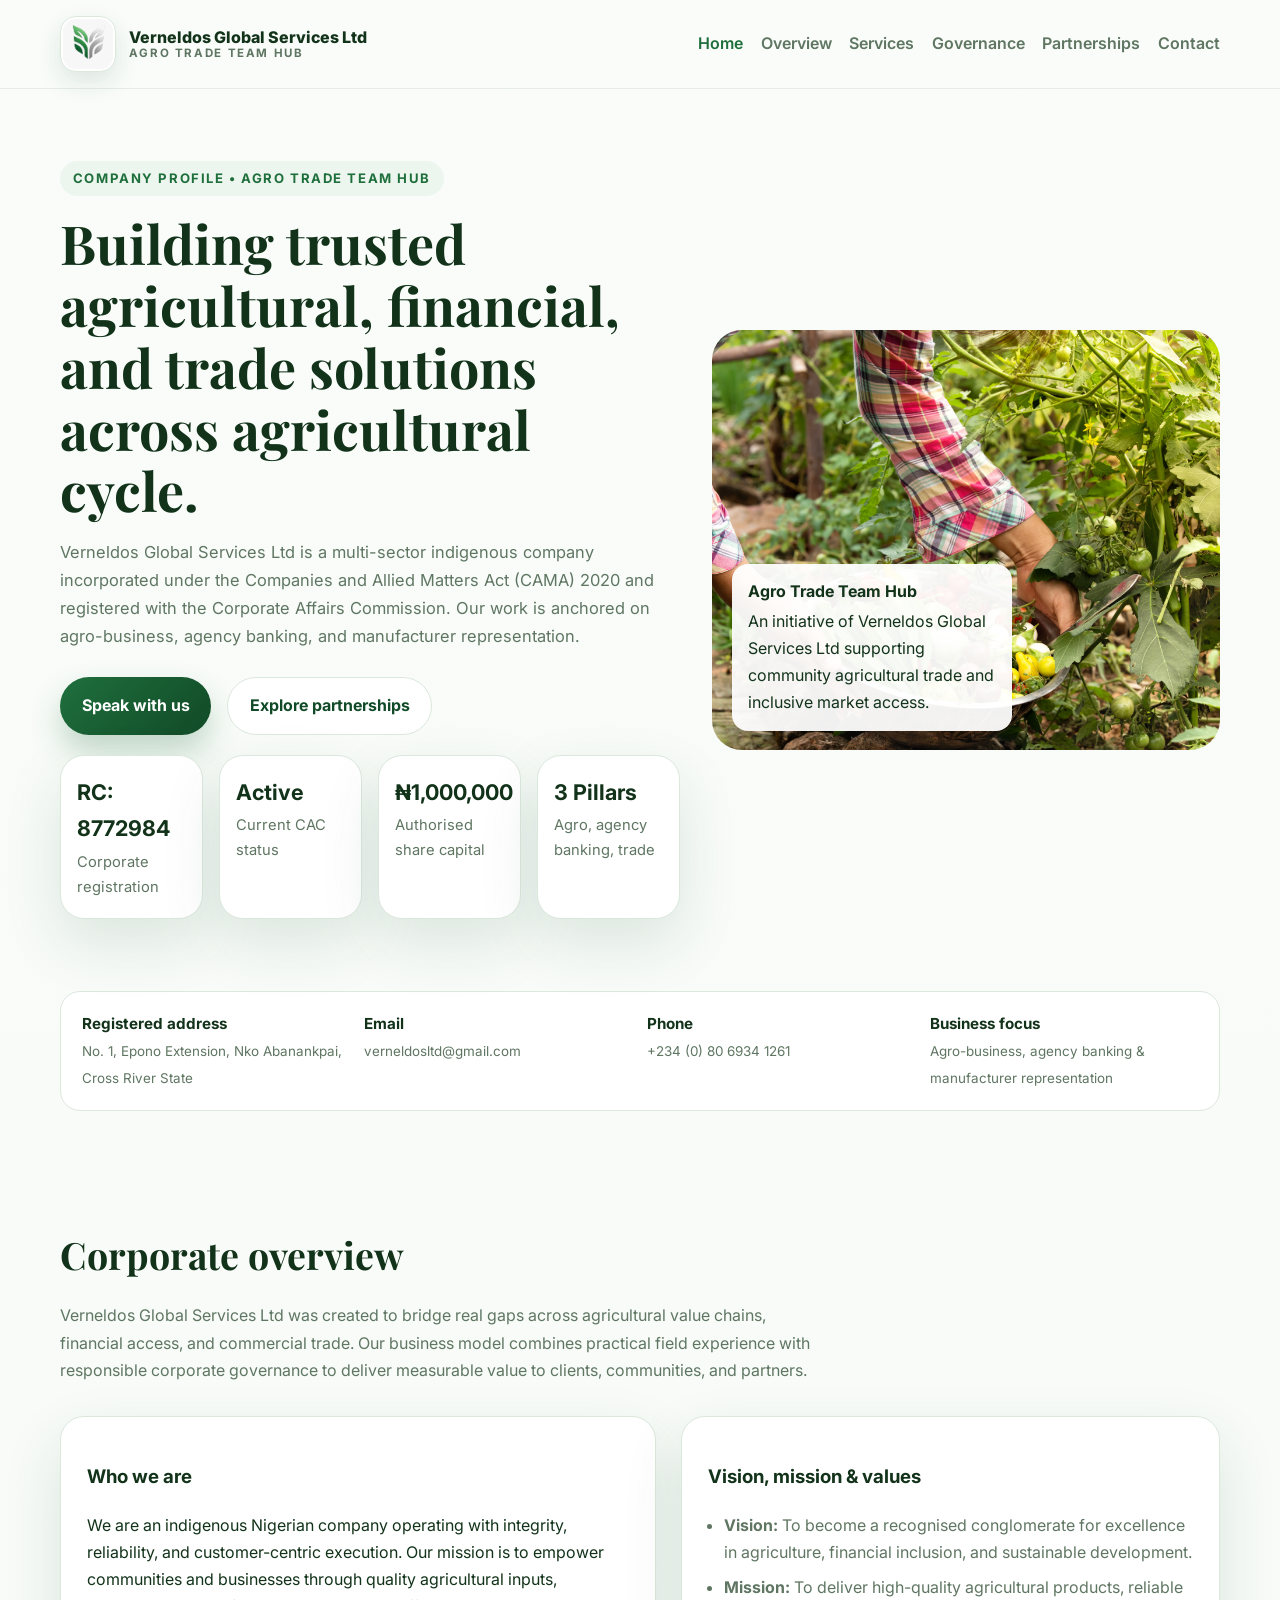
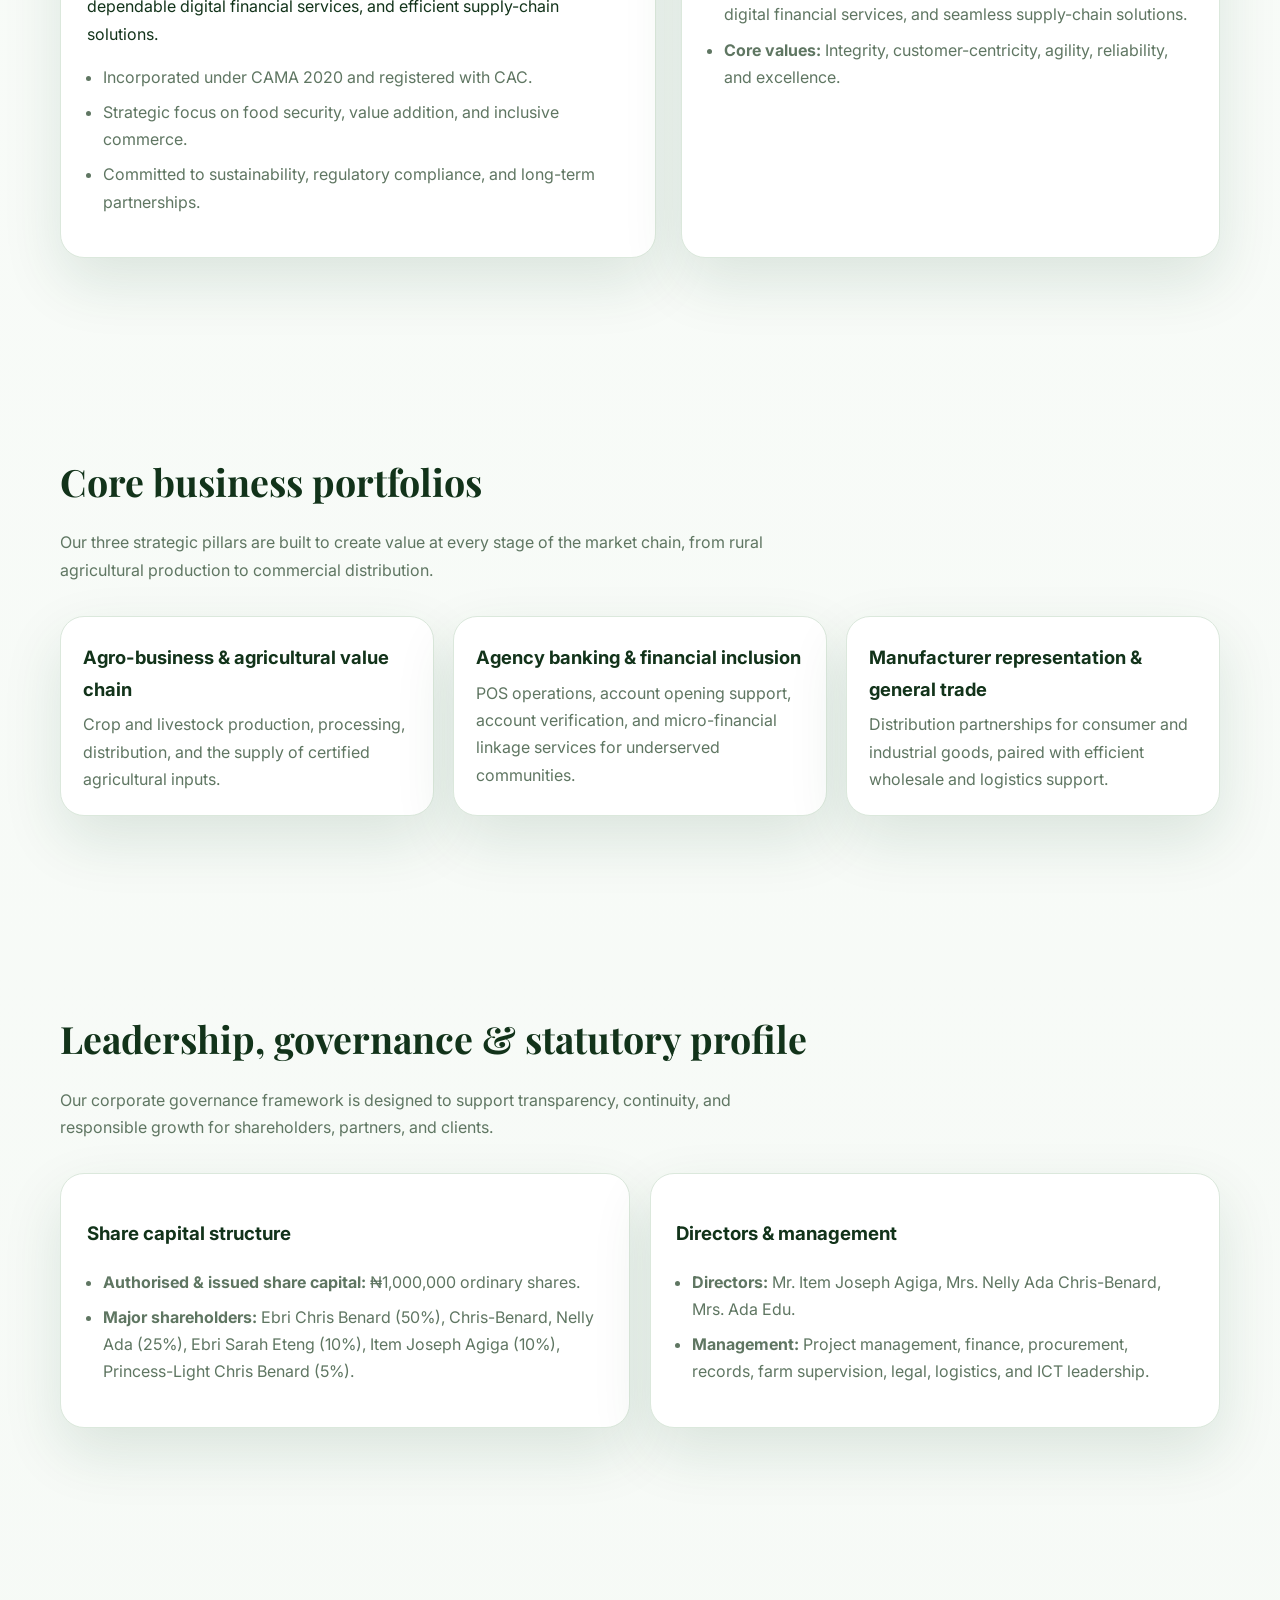
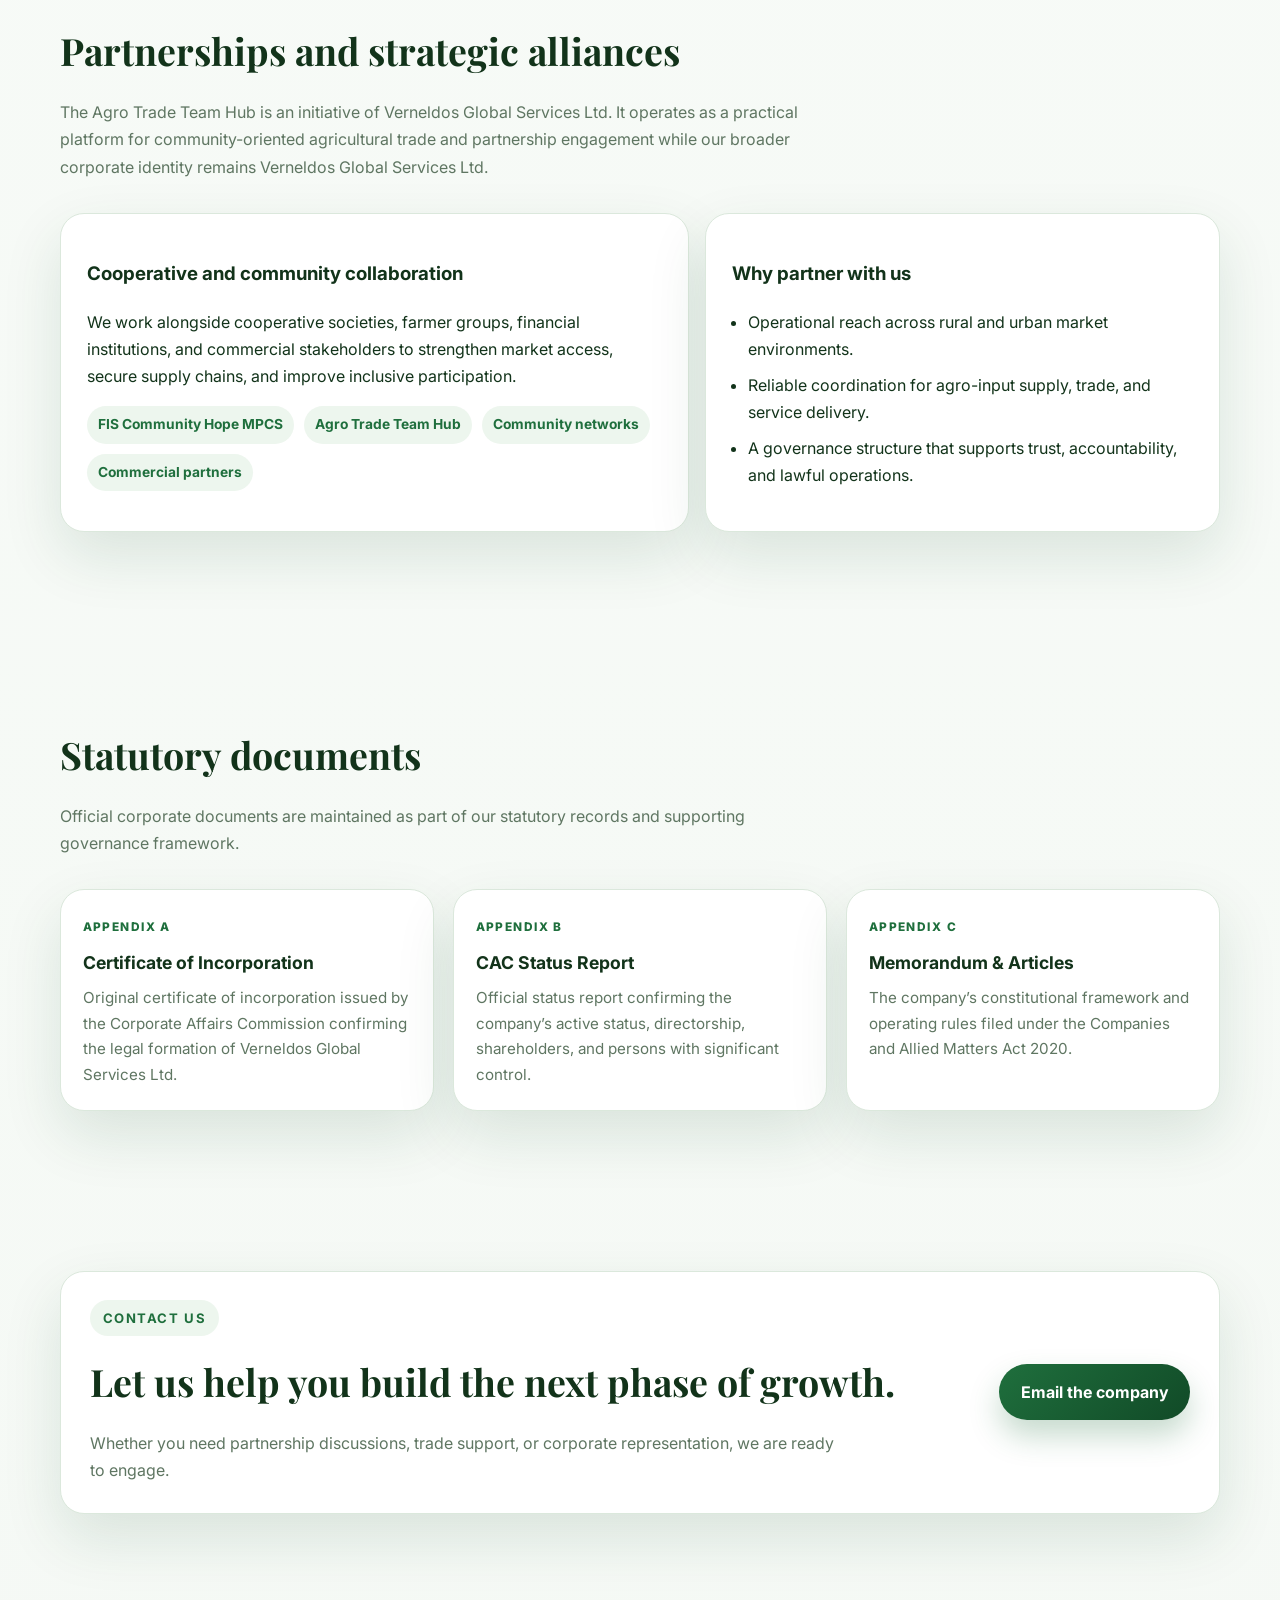
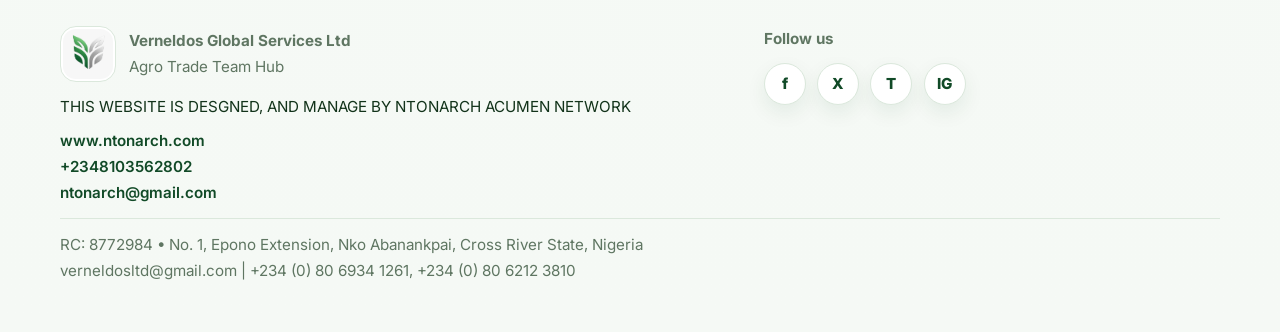
<file: index.html>
﻿<!DOCTYPE html>
<html lang="en">
  <head>
    <meta charset="UTF-8" />
    <meta name="viewport" content="width=device-width, initial-scale=1.0" />
    <meta
      name="description"
      content="Verneldos Global Services Ltd is a Nigerian multi-sector company focused on agro-business, agency banking, and manufacturer representation."
    />
    <title>Verneldos Global Services Ltd</title>
    <link rel="preconnect" href="https://fonts.googleapis.com" />
    <link rel="preconnect" href="https://fonts.gstatic.com" crossorigin />
    <link
      href="https://fonts.googleapis.com/css2?family=Inter:wght@400;500;600;700;800&family=Playfair+Display:wght@600;700;800&display=swap"
      rel="stylesheet"
    />
    <style>
      :root {
        --bg: #f5f9f5;
        --surface: #ffffff;
        --surface-2: #edf6ee;
        --text: #12331a;
        --muted: #5f7662;
        --primary: #1f6f3d;
        --primary-dark: #114a27;
        --accent: #d19d2b;
        --border: #dbe8dc;
        --shadow: 0 24px 60px rgba(17, 74, 39, 0.12);
      }

      * { box-sizing: border-box; }
      html { scroll-behavior: smooth; }
      body {
        margin: 0;
        font-family: "Inter", sans-serif;
        color: var(--text);
        background: linear-gradient(180deg, #f9fcf9 0%, var(--bg) 100%);
        line-height: 1.7;
      }
      a { color: inherit; text-decoration: none; }
      img { display: block; max-width: 100%; }
      .container { width: min(1160px, calc(100% - 2rem)); margin: 0 auto; }
      .section { padding: 5rem 0; }
      .section-title {
        font-family: "Playfair Display", serif;
        font-size: clamp(1.7rem, 3vw, 2.35rem);
        margin-bottom: 0.75rem;
      }
      .section-intro {
        color: var(--muted);
        max-width: 760px;
        margin-bottom: 2rem;
      }
      .btn {
        display: inline-flex;
        align-items: center;
        justify-content: center;
        gap: 0.45rem;
        border-radius: 999px;
        padding: 0.9rem 1.35rem;
        font-weight: 700;
        transition: transform 0.25s ease, box-shadow 0.25s ease; 
      }
      .btn:hover { transform: translateY(-2px); }
      .btn-primary {
        background: linear-gradient(135deg, var(--primary) 0%, var(--primary-dark) 100%);
        color: #fff;
        box-shadow: 0 16px 30px rgba(31, 111, 61, 0.25);
      }
      .btn-outline {
        border: 1px solid var(--border);
        color: var(--primary-dark);
        background: #fff;
      }
      .site-header {
        position: sticky;
        top: 0;
        z-index: 50;
        background: rgba(249, 252, 249, 0.92);
        backdrop-filter: blur(16px);
        border-bottom: 1px solid rgba(18, 51, 26, 0.08);
      }
      .nav-bar { display: flex; align-items: center; justify-content: space-between; padding: 1rem 0; }
      .brand { display: flex; align-items: center; gap: 0.8rem; }
      .brand-mark {
        width: 56px; height: 56px; border-radius: 16px; object-fit: cover; border: 1px solid var(--border); background: #fff; padding: 2px; box-shadow: 0 10px 24px rgba(17, 74, 39, 0.12);
      }
      .brand-text { font-weight: 800; line-height: 1.15; }
      .brand-text span { display:block; font-size: 0.72rem; text-transform: uppercase; letter-spacing: 0.14em; color: var(--muted); font-weight: 700; }
      .nav-links { display: flex; gap: 1.1rem; align-items: center; }
      .nav-links a { color: var(--muted); font-weight: 600; }
      .nav-links a:hover, .nav-links a.active { color: var(--primary); }
      .menu-toggle { display:none; background:none; border:none; font-size:1.4rem; cursor:pointer; }
      .info-list { padding-left: 1rem; color: var(--muted); }
      .info-list li { margin-bottom: 0.5rem; }
      .hero { padding: 4.5rem 0 2.5rem; }
      .hero-grid { display:grid; gap:2rem; align-items:center; grid-template-columns: 1.1fr 0.9fr; }
      .eyebrow {
        display:inline-flex; align-items:center; gap:0.45rem; padding:0.4rem 0.8rem; border-radius:999px; background: var(--surface-2); color: var(--primary);
        font-size: 0.82rem; font-weight: 700; text-transform: uppercase; letter-spacing: 0.12em;
      }
      .hero h1 { font-family: "Playfair Display", serif; font-size: clamp(2.2rem, 4.2vw, 3.6rem); margin: 1rem 0 1rem; line-height: 1.15; }
      .hero p { color: var(--muted); font-size: 1.03rem; max-width: 640px; }
      .hero-actions { display:flex; gap: 1rem; flex-wrap: wrap; margin-top: 1.7rem; }
      .hero-card, .info-card, .pillar-card, .doc-card, .team-card, .contact-panel, .stat-card {
        background: var(--surface); border: 1px solid var(--border); border-radius: 24px; box-shadow: var(--shadow);
      }
      .hero-visual { position: relative; overflow: hidden; border-radius: 30px; }
      .hero-visual img { width:100%; height:100%; object-fit:cover; min-height: 420px; }
      .hero-badge {
        position:absolute; left:1.2rem; bottom:1.2rem; background: rgba(255,255,255,0.94); padding: 0.9rem 1rem; border-radius: 16px; max-width: 280px;
      }
      .hero-badge strong { display:block; margin-bottom:0.15rem; }
      .quick-strip {
        margin: 2rem 0 0; padding: 1.2rem 1.3rem; background: var(--surface); border:1px solid var(--border); border-radius: 20px; display:grid; gap:0.9rem; grid-template-columns: repeat(4, minmax(0,1fr));
      }
      .quick-strip div strong { display:block; font-size: 0.95rem; }
      .quick-strip div span { font-size: 0.84rem; color: var(--muted); }
      .stats-grid { display:grid; gap:1rem; grid-template-columns: repeat(4, minmax(0,1fr)); margin-top: 1.25rem; }
      .stat-card { padding: 1.1rem 1rem; }
      .stat-card h3 { margin: 0 0 0.2rem; font-size: 1.35rem; }
      .stat-card p { margin:0; color:var(--muted); font-size:0.92rem; }
      .grid-2 { display:grid; gap:1.6rem; grid-template-columns: 1.05fr 0.95fr; margin-top: 2rem; }
      .info-card { padding: 1.6rem; }
      .info-list { padding-left: 1rem; color:var(--muted); }
      .info-list li { margin-bottom: 0.5rem; }
      .pillars { display:grid; gap:1.2rem; grid-template-columns: repeat(3, minmax(0,1fr)); }
      .pillar-card { padding: 1.35rem; }
      .pillar-card h3 { margin: 0.25rem 0 0.4rem; font-size: 1.15rem; }
      .pillar-card p { margin:0; color:var(--muted); }
      .pillars-2 { display:grid; gap:1.2rem; grid-template-columns: repeat(2, minmax(0,1fr)); }
      .team-grid { display:grid; gap:1.2rem; grid-template-columns: repeat(3, minmax(0,1fr)); }
      .team-card { overflow:hidden; }
      .team-card img { aspect-ratio: 4/5; object-fit: cover; }
      .team-card .card-body { padding: 1rem 1rem 1.15rem; }
      .team-card h3 { margin:0 0 0.2rem; font-size:1.08rem; }
      .team-card p { margin:0; color:var(--muted); font-size:0.92rem; }
      .docs-grid { display:grid; gap:1.2rem; grid-template-columns: repeat(3, minmax(0,1fr)); }
      .doc-card { padding: 1.35rem; }
      .doc-card .tag { display:inline-block; font-size:0.74rem; color: var(--primary); text-transform:uppercase; letter-spacing:0.12em; font-weight:800; margin-bottom: 0.65rem; }
      .doc-card h3 { margin:0 0 0.45rem; font-size:1.1rem; }
      .doc-card p { margin:0; color: var(--muted); font-size:0.95rem; }
      .contact-panel { padding: 1.8rem; display:grid; gap:1rem; grid-template-columns: 1fr auto; align-items:center; }
      .contact-panel .btn { min-width: 180px; }
      footer { padding: 2rem 0 3rem; color: var(--muted); font-size: 0.95rem; }
      .footer-grid { display:grid; gap:1.25rem; grid-template-columns: 1.2fr 0.8fr; align-items:start; }
      .footer-line { margin-top: 0.8rem; padding-top: 0.8rem; border-top: 1px solid var(--border); }
      .footer-brand { display: flex; align-items: center; gap: 0.8rem; margin-bottom: 0.75rem; }
      .footer-brand img { width: 56px; height: 56px; border-radius: 16px; object-fit: cover; border: 1px solid var(--border); background: #fff; padding: 2px; }
      .footer-meta { color: var(--text); margin: 0.3rem 0 0.5rem; }
      .footer-contact a { color: var(--primary-dark); font-weight: 600; }
      .social-links { display:flex; flex-wrap:wrap; gap:0.7rem; margin-top:0.7rem; }
      .social-btn {
        display:inline-flex; align-items:center; justify-content:center;
        width: 42px; height: 42px; border-radius: 999px; border: 1px solid var(--border);
        background: var(--surface); color: var(--primary-dark); font-weight: 800; box-shadow: 0 8px 20px rgba(17,74,39,.08);
        transition: transform 0.2s ease, box-shadow 0.2s ease;
      }
      .social-btn:hover { transform: translateY(-2px); box-shadow: 0 10px 24px rgba(17,74,39,.13); }
      .muted { color: var(--muted); }
      .list-check { padding-left: 1rem; }
      .list-check li { margin-bottom: 0.55rem; }
      .partner-banner { display:grid; gap:1rem; grid-template-columns: 1.1fr 0.9fr; align-items:center; }
      .partner-banner .info-card { height:100%; }
      .partner-badges { display:flex; flex-wrap:wrap; gap:0.6rem; }
      .partner-badges span { display:inline-block; padding:0.45rem 0.7rem; border-radius:999px; background: var(--surface-2); color: var(--primary); font-size: 0.86rem; font-weight:700; }
      @media (max-width: 900px) {
        .hero-grid, .grid-2, .partner-banner, .contact-panel { grid-template-columns: 1fr; }
        .pillars, .team-grid, .docs-grid, .stats-grid, .quick-strip { grid-template-columns: repeat(2, minmax(0,1fr)); }
        .nav-links { display:none; }
        .nav-links.open { display:flex; flex-direction:column; position:absolute; top:4.8rem; right:1rem; background:#fff; padding:1rem; border:1px solid var(--border); border-radius:16px; box-shadow: var(--shadow); }
        .menu-toggle { display:block; }
      }
      @media (max-width: 640px) {
        .pillars, .team-grid, .docs-grid, .stats-grid, .quick-strip { grid-template-columns: 1fr; }
        .hero { padding-top: 2rem; }
        .hero-visual img { min-height: 320px; }
        .nav-bar { padding: 0.8rem 0; }
      }
    </style>
  </head>
  <body>
    <header class="site-header">
      <div class="container">
        <nav class="nav-bar" aria-label="Main navigation">
          <a class="brand" href="index.html">
            <img class="brand-mark" src="images/v1.jpeg" alt="Verneldos Global Services Ltd logo" />
            <div class="brand-text">
              Verneldos Global Services Ltd
              <span>Agro Trade Team Hub</span>
            </div>
          </a>
          <button class="menu-toggle" aria-label="Toggle menu" onclick="document.querySelector('.nav-links').classList.toggle('open')">☰</button>
          <div class="nav-links">
            <a class="active" href="index.html">Home</a>
            <a href="#overview">Overview</a>
            <a href="#services">Services</a>
            <a href="#governance">Governance</a>
            <a href="partnership.html">Partnerships</a>
            <a href="#contact">Contact</a>
          </div>
        </nav>
      </div>
    </header>

    <main>
      <section class="hero">
        <div class="container hero-grid">
          <div>
            <span class="eyebrow">Company Profile • Agro Trade Team Hub</span>
            <h1>Building trusted agricultural, financial, and trade solutions across agricultural cycle.</h1>
            <p>
              Verneldos Global Services Ltd is a multi-sector indigenous company incorporated under the Companies and Allied Matters Act (CAMA) 2020 and registered with the Corporate Affairs Commission. Our work is anchored on agro-business, agency banking, and manufacturer representation.
            </p>
            <div class="hero-actions">
              <a class="btn btn-primary" href="#contact">Speak with us</a>
              <a class="btn btn-outline" href="partnership.html">Explore partnerships</a>
            </div>
            <div class="stats-grid">
              <div class="stat-card">
                <h3>RC: 8772984</h3>
                <p>Corporate registration</p>
              </div>
              <div class="stat-card">
                <h3>Active</h3>
                <p>Current CAC status</p>
              </div>
              <div class="stat-card">
                <h3>₦1,000,000</h3>
                <p>Authorised share capital</p>
              </div>
              <div class="stat-card">
                <h3>3 Pillars</h3>
                <p>Agro, agency banking, trade</p>
              </div>
            </div>
          </div>
          <div class="hero-visual">
            <img src="images/aa2.png" alt="Verneldos Global Services Ltd team and agricultural business operations" />
            <div class="hero-badge">
              <strong>Agro Trade Team Hub</strong>
              An initiative of Verneldos Global Services Ltd supporting community 
              agricultural trade and inclusive market access.
            </div>
          </div>
        </div>
      </section>

      <section class="container">
        <div class="quick-strip">
          <div>
            <strong>Registered address</strong>
            <span>No. 1, Epono Extension, Nko Abanankpai, Cross River State</span>
          </div>
          <div>
            <strong>Email</strong>
            <span>verneldosltd@gmail.com</span>
          </div>
          <div>
            <strong>Phone</strong>
            <span>+234 (0) 80 6934 1261</span>
          </div>
          <div>
            <strong>Business focus</strong>
            <span>Agro-business, agency banking & manufacturer representation</span>
          </div>
        </div>
      </section>

      <section class="section" id="overview">
        <div class="container">
          <h2 class="section-title">Corporate overview</h2>
          <p class="section-intro">
            Verneldos Global Services Ltd was created to bridge real gaps across agricultural value chains, financial access, and commercial trade. Our business model combines practical field experience with responsible corporate governance to deliver measurable value to clients, communities, and partners.
          </p>
          <div class="grid-2">
            <div class="info-card">
              <h3>Who we are</h3>
              <p>
                We are an indigenous Nigerian company operating with integrity, reliability, and customer-centric execution. Our mission is to empower communities and businesses through quality agricultural inputs, dependable digital financial services, and efficient supply-chain solutions.
              </p>
              <ul class="info-list">
                <li>Incorporated under CAMA 2020 and registered with CAC.</li>
                <li>Strategic focus on food security, value addition, and inclusive commerce.</li>
                <li>Committed to sustainability, regulatory compliance, and long-term partnerships.</li>
              </ul>
            </div>
            <div class="info-card">
              <h3>Vision, mission & values</h3>
              <ul class="info-list">
                <li><strong>Vision:</strong> To become a recognised conglomerate for excellence in agriculture, financial inclusion, and sustainable development.</li>
                <li><strong>Mission:</strong> To deliver high-quality agricultural products, reliable digital financial services, and seamless supply-chain solutions.</li>
                <li><strong>Core values:</strong> Integrity, customer-centricity, agility, reliability, and excellence.</li>
              </ul>
            </div>
          </div>
        </div>
      </section>

      <section class="section" id="services">
        <div class="container">
          <h2 class="section-title">Core business portfolios</h2>
          <p class="section-intro">Our three strategic pillars are built to create value at every stage of the market chain, from rural agricultural production to commercial distribution.</p>
          <div class="pillars">
            <article class="pillar-card">
              <h3>Agro-business & agricultural value chain</h3>
              <p>Crop and livestock production, processing, distribution, and the supply of certified agricultural inputs.</p>
            </article>
            <article class="pillar-card">
              <h3>Agency banking & financial inclusion</h3>
              <p>POS operations, account opening support, account verification, and micro-financial linkage services for underserved communities.</p>
            </article>
            <article class="pillar-card">
              <h3>Manufacturer representation & general trade</h3>
              <p>Distribution partnerships for consumer and industrial goods, paired with efficient wholesale and logistics support.</p>
            </article>
          </div>
        </div>
      </section>

      <section class="section" id="governance">
        <div class="container">
          <h2 class="section-title">Leadership, governance & statutory profile</h2>
          <p class="section-intro">
            Our corporate governance framework is designed to support transparency, continuity, and responsible growth for shareholders, partners, and clients.
          </p>
          <div class="pillars-2">
            <div class="info-card">
              <h3>Share capital structure</h3>
              <ul class="info-list">
                <li><strong>Authorised & issued share capital:</strong> ₦1,000,000 ordinary shares.</li>
                <li><strong>Major shareholders:</strong> Ebri Chris Benard (50%), Chris-Benard, Nelly Ada (25%), Ebri Sarah Eteng (10%), Item Joseph Agiga (10%), Princess-Light Chris Benard (5%).</li>
              </ul>
            </div>
            <div class="info-card">
              <h3>Directors & management</h3>
              <ul class="info-list">
                <li><strong>Directors:</strong> Mr. Item Joseph Agiga, Mrs. Nelly Ada Chris-Benard, Mrs. Ada Edu.</li>
                <li><strong>Management:</strong> Project management, finance, procurement, records, farm supervision, legal, logistics, and ICT leadership.</li>
              </ul>
            </div>
          </div>
        </div>
      </section>

      <section class="section">
        <div class="container">
          <h2 class="section-title">Partnerships and strategic alliances</h2>
          <p class="section-intro">
            The Agro Trade Team Hub is an initiative of Verneldos Global Services Ltd. It operates as a practical platform for community-oriented agricultural trade and partnership engagement while our broader corporate identity remains Verneldos Global Services Ltd.
          </p>
          <div class="partner-banner">
            <div class="info-card">
              <h3>Cooperative and community collaboration</h3>
              <p>
                We work alongside cooperative societies, farmer groups, financial institutions, and commercial stakeholders to strengthen market access, secure supply chains, and improve inclusive participation.
              </p>
              <div class="partner-badges">
                <span>FIS Community Hope MPCS</span>
                <span>Agro Trade Team Hub</span>
                <span>Community networks</span>
                <span>Commercial partners</span>
              </div>
            </div>
            <div class="info-card">
              <h3>Why partner with us</h3>
              <ul class="list-check">
                <li>Operational reach across rural and urban market environments.</li>
                <li>Reliable coordination for agro-input supply, trade, and service delivery.</li>
                <li>A governance structure that supports trust, accountability, and lawful operations.</li>
              </ul>
            </div>
          </div>
        </div>
      </section>

      <section class="section" id="documents">
        <div class="container">
          <h2 class="section-title">Statutory documents</h2>
          <p class="section-intro">Official corporate documents are maintained as part of our statutory records and supporting governance framework.</p>
          <div class="docs-grid">
            <article class="doc-card">
              <div class="tag">Appendix A</div>
              <h3>Certificate of Incorporation</h3>
              <p>Original certificate of incorporation issued by the Corporate Affairs Commission confirming the legal formation of Verneldos Global Services Ltd.</p>
            </article>
            <article class="doc-card">
              <div class="tag">Appendix B</div>
              <h3>CAC Status Report</h3>
              <p>Official status report confirming the company’s active status, directorship, shareholders, and persons with significant control.</p>
            </article>
            <article class="doc-card">
              <div class="tag">Appendix C</div>
              <h3>Memorandum & Articles</h3>
              <p>The company’s constitutional framework and operating rules filed under the Companies and Allied Matters Act 2020.</p>
            </article>
          </div>
        </div>
      </section>

      <section class="section" id="contact">
        <div class="container">
          <div class="contact-panel">
            <div>
              <span class="eyebrow">Contact us</span>
              <h2 class="section-title" style="margin-top:0.9rem;">Let us help you build the next phase of growth.</h2>
              <p class="section-intro" style="margin-bottom:0;">Whether you need partnership discussions, trade support, or corporate representation, we are ready to engage.</p>
            </div>
            <a class="btn btn-primary" href="mailto:verneldosltd@gmail.com">Email the company</a>
          </div>
        </div>
      </section>
    </main>

    <footer>
      <div class="container">
        <div class="footer-grid">
          <div>
            <div class="footer-brand">
              <img src="images/v1.jpeg" alt="Verneldos Global Services Ltd logo" />
              <div>
                <strong>Verneldos Global Services Ltd</strong><br />
                Agro Trade Team Hub
              </div>
            </div>
            <p class="footer-meta">THIS WEBSITE IS DESGNED, AND MANAGE BY NTONARCH ACUMEN NETWORK</p>
            <div class="footer-contact">
              <a href="https://www.ntonarch.com" target="_blank" rel="noopener noreferrer">www.ntonarch.com</a><br />
              <a href="tel:+2348103562802">+2348103562802</a><br />
              <a href="mailto:ntonarch@gmail.com">ntonarch@gmail.com</a>
            </div>
          </div>
          <div>
            <strong>Follow us</strong>
            <div class="social-links">
              <a class="social-btn" href="https://www.facebook.com" target="_blank" rel="noopener noreferrer" aria-label="Facebook">f</a>
              <a class="social-btn" href="https://x.com" target="_blank" rel="noopener noreferrer" aria-label="X">X</a>
              <a class="social-btn" href="https://www.tiktok.com" target="_blank" rel="noopener noreferrer" aria-label="TikTok">T</a>
              <a class="social-btn" href="https://www.instagram.com" target="_blank" rel="noopener noreferrer" aria-label="Instagram">IG</a>
            </div>
          </div>
        </div>
        <div class="footer-line">
          RC: 8772984 • No. 1, Epono Extension, Nko Abanankpai, Cross River State, Nigeria<br />
          verneldosltd@gmail.com | +234 (0) 80 6934 1261, +234 (0) 80 6212 3810
        </div>
      </div>
    </footer>

    <script>
      const toggle = document.querySelector('.menu-toggle');
      const links = document.querySelector('.nav-links');
      if (toggle && links) {
        toggle.addEventListener('click', () => {
          links.classList.toggle('open');
        });
      }
    </script>
  </body>
</html>
</file>
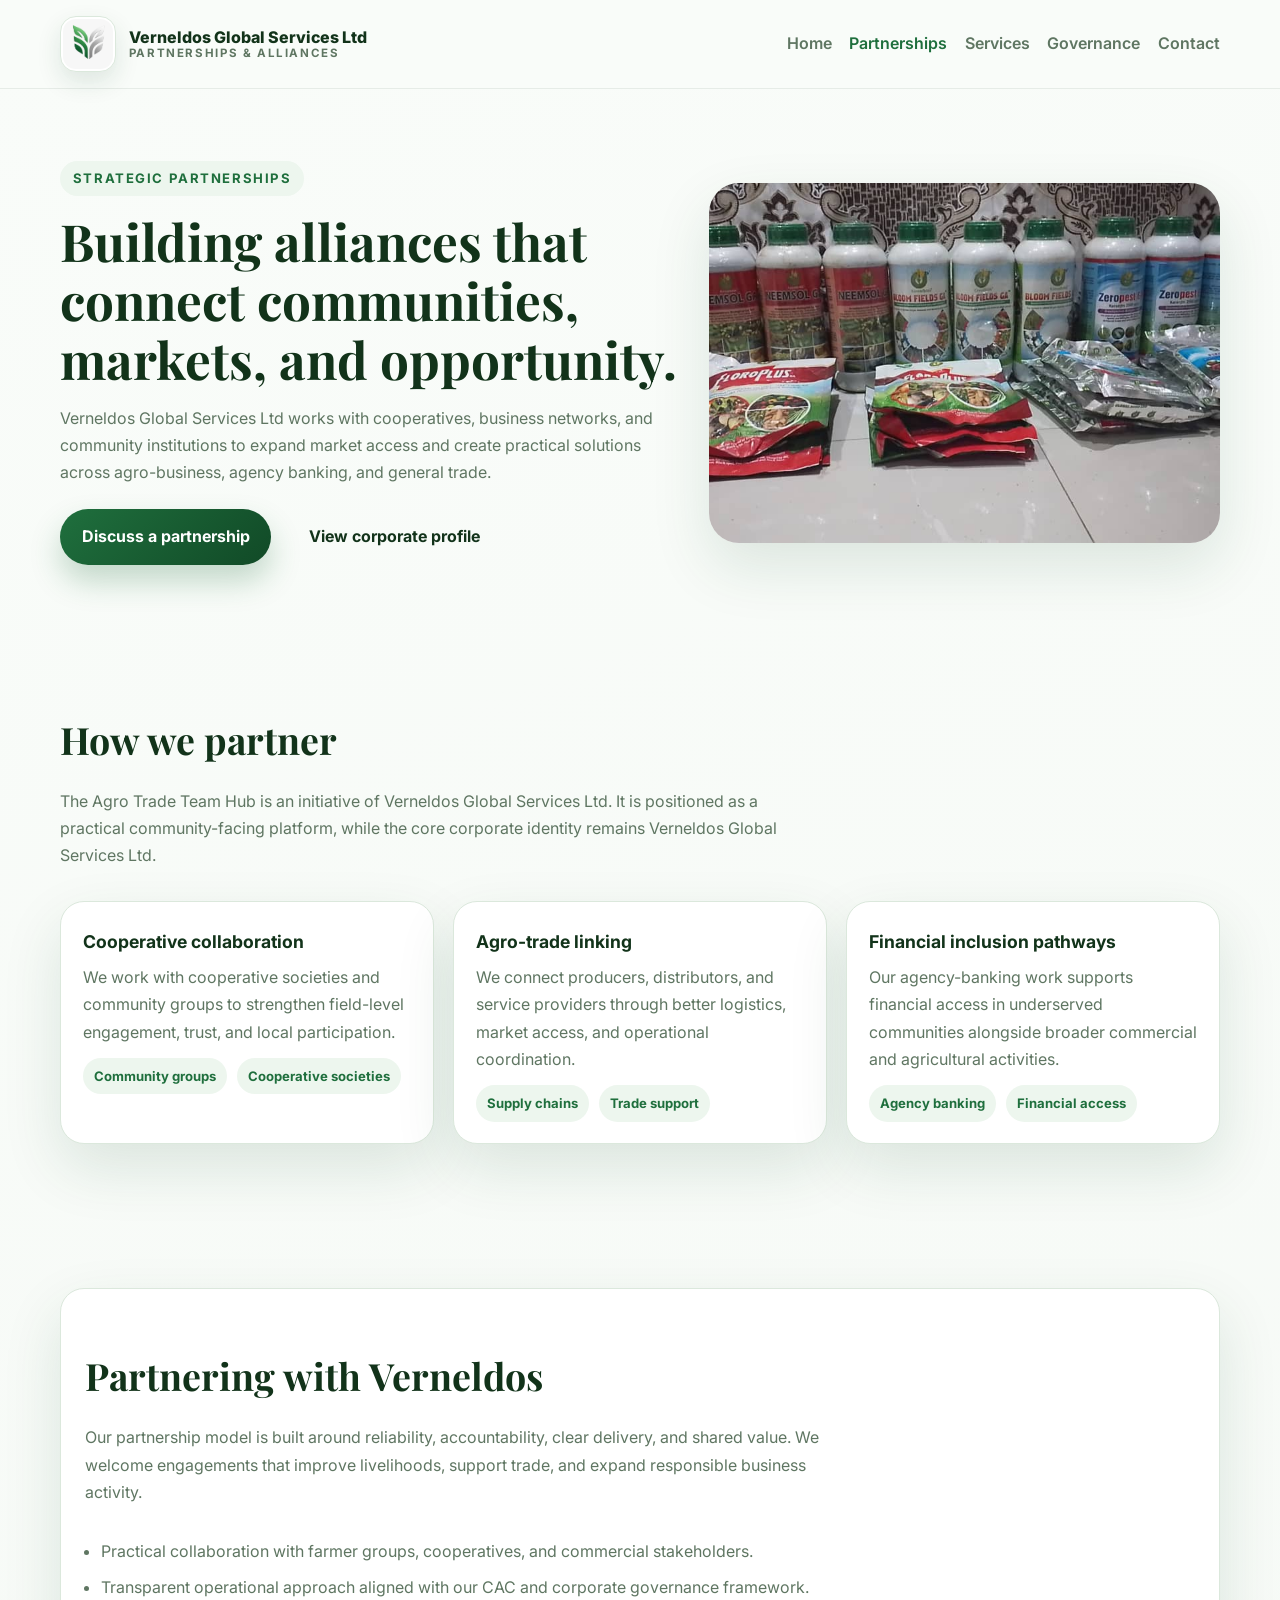
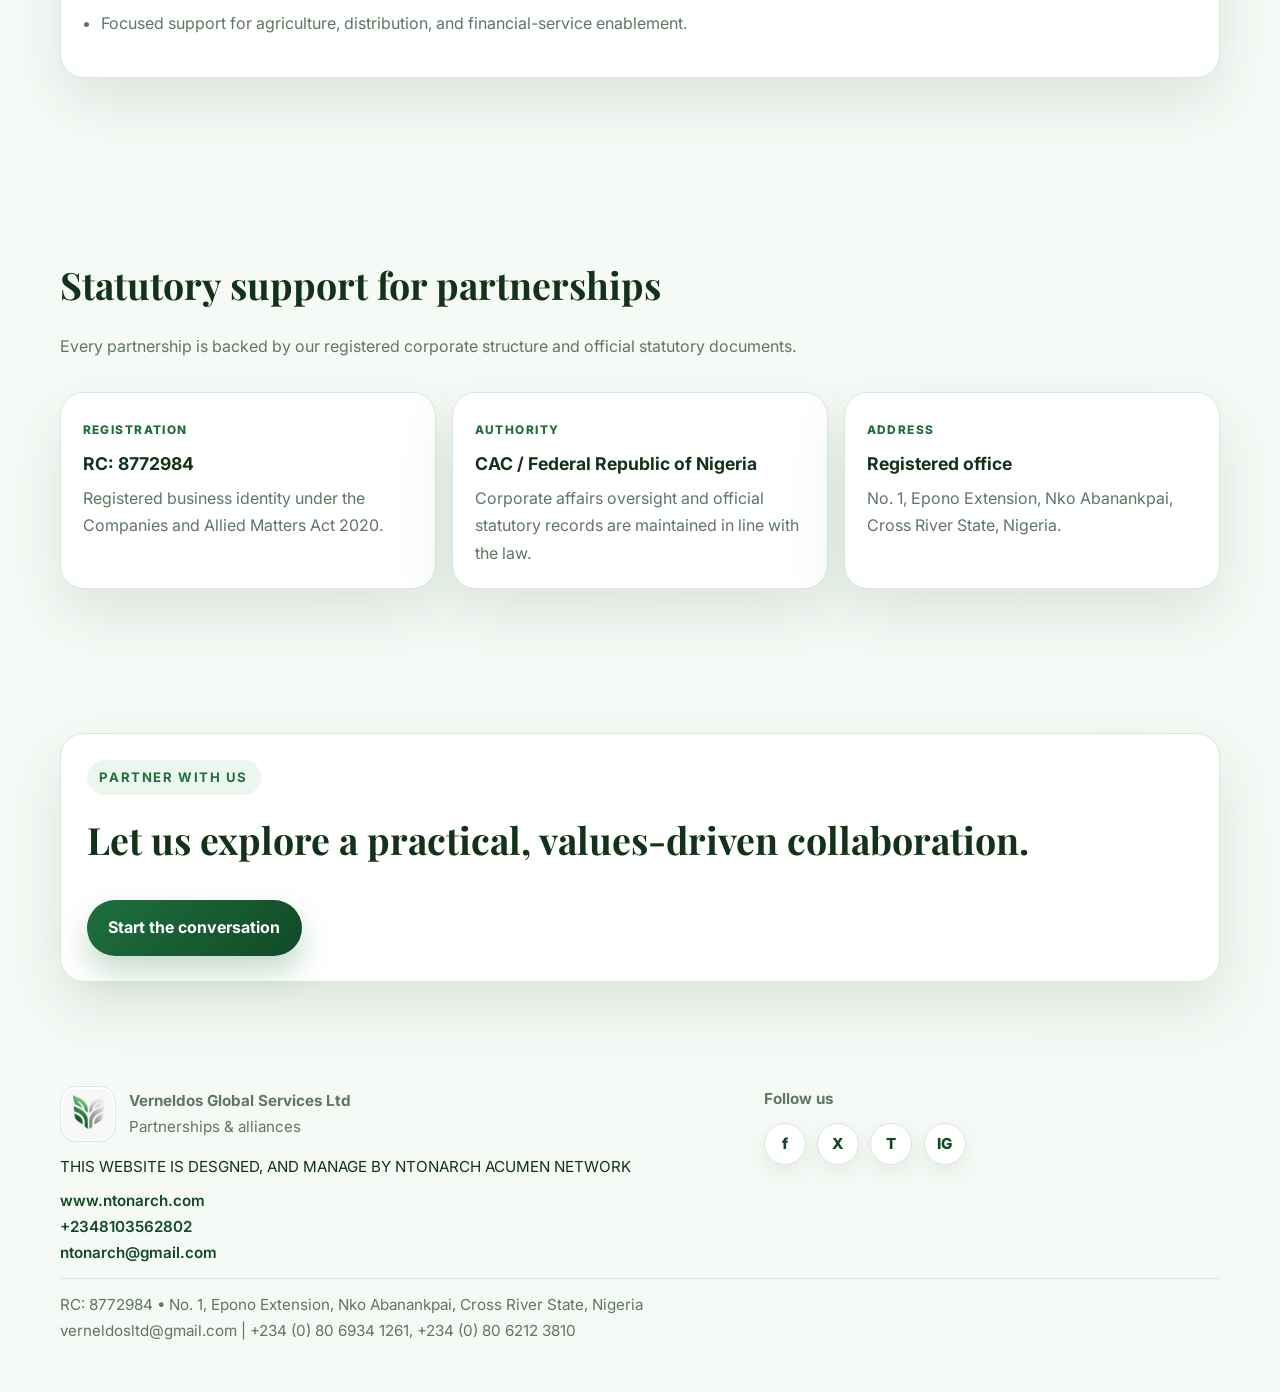
<file: partnership.html>
﻿<!DOCTYPE html>
<html lang="en">
  <head>
    <meta charset="UTF-8" />
    <meta name="viewport" content="width=device-width, initial-scale=1.0" />
    <meta
      name="description"
      content="Partnerships and cooperative collaboration with Verneldos Global Services Ltd, including the Agro Trade Team Hub initiative."
    />
    <title>Partnerships | Verneldos Global Services Ltd</title>
    <link rel="preconnect" href="https://fonts.googleapis.com" />
    <link rel="preconnect" href="https://fonts.gstatic.com" crossorigin />
    <link
      href="https://fonts.googleapis.com/css2?family=Inter:wght@400;500;600;700;800&family=Playfair+Display:wght@600;700;800&display=swap"
      rel="stylesheet"
    />
    <style>
      :root {
        --bg: #f5f9f5;
        --surface: #ffffff;
        --surface-2: #edf6ee;
        --text: #12331a;
        --muted: #5f7662;
        --primary: #1f6f3d;
        --primary-dark: #114a27;
        --accent: #d19d2b;
        --border: #dbe8dc;
        --shadow: 0 24px 60px rgba(17, 74, 39, 0.12);
      }
      * { box-sizing: border-box; }
      body {
        margin: 0;
        font-family: "Inter", sans-serif;
        color: var(--text);
        background: linear-gradient(160deg, #f9fcf9 0%, var(--bg) 100%);
        line-height: 1.7;
      }
      a { color: inherit; text-decoration: none; }
      img { display:block; max-width:100%; }
      .container { width: min(1160px, calc(100% - 2rem)); margin: 0 auto; }
      .section { padding: 4.5rem 0; }
      .section-title { font-family: "Playfair Display", serif; font-size: clamp(1.7rem, 3vw, 2.35rem); margin-bottom: 0.75rem; }
      .section-intro { color: var(--muted); max-width: 760px; margin-bottom: 2rem; }
      .btn {
        display:inline-flex; align-items:center; justify-content:center; gap:0.45rem; border-radius:999px; padding:0.9rem 1.35rem; font-weight:700; transition:transform 0.25s ease;
      }
      .btn:hover { transform: translateY(-2px); }
      .btn-primary { background: linear-gradient(135deg, var(--primary), var(--primary-dark)); color:#fff; box-shadow: 0 16px 30px rgba(31,111,61,0.25); }
      .site-header { position: sticky; top:0; z-index:50; background: rgba(249,252,249,0.92); backdrop-filter: blur(16px); border-bottom: 1px solid rgba(18,51,26,0.08); }
      .nav-bar { display:flex; justify-content:space-between; align-items:center; padding:1rem 0; }
      .brand { display:flex; gap:0.8rem; align-items:center; }
      .brand-mark { width:56px; height:56px; border-radius:16px; object-fit:cover; border:1px solid var(--border); background:#fff; padding:2px; box-shadow:0 10px 24px rgba(17,74,39,0.12); }
      .brand-text { font-weight:800; line-height:1.15; }
      .brand-text span { display:block; font-size:0.72rem; text-transform:uppercase; letter-spacing:0.14em; color:var(--muted); font-weight:700; }
      .nav-links { display:flex; gap:1.1rem; align-items:center; }
      .nav-links a { color:var(--muted); font-weight:600; }
      .nav-links a:hover, .nav-links a.active { color:var(--primary); }
      .menu-toggle { display:none; background:none; border:none; font-size:1.4rem; cursor:pointer; }
      .info-list { padding-left:1rem; color:var(--muted); }
      .info-list li { margin-bottom:0.55rem; }
      .hero { padding: 4.5rem 0 2.5rem; }
      .hero-grid { display:grid; gap:1.5rem; align-items:center; grid-template-columns: 1.1fr 0.9fr; }
      .eyebrow { display:inline-flex; align-items:center; gap:0.45rem; padding:0.4rem 0.8rem; border-radius:999px; background: var(--surface-2); color:var(--primary); font-size:0.82rem; font-weight:700; text-transform:uppercase; letter-spacing:0.12em; }
      .hero h1 { font-family: "Playfair Display", serif; font-size: clamp(2.1rem, 4vw, 3.2rem); margin:1rem 0; line-height:1.15; }
      .hero p { color: var(--muted); max-width: 660px; }
      .hero-actions { display:flex; gap:1rem; flex-wrap:wrap; margin-top:1.4rem; }
      .hero-visual { overflow:hidden; border-radius:30px; box-shadow: var(--shadow); }
      .hero-visual img { width:100%; height:100%; min-height: 360px; object-fit:cover; }
      .card, .info-card, .partner-card, .doc-card { background: var(--surface); border:1px solid var(--border); border-radius:24px; box-shadow: var(--shadow); }
      .info-card { padding:1.5rem; }
      .partner-grid { display:grid; gap:1.2rem; grid-template-columns: repeat(3, minmax(0,1fr)); }
      .partner-card { padding:1.35rem; }
      .partner-card h3 { margin:0.2rem 0 0.45rem; font-size:1.1rem; }
      .partner-card p { margin:0; color:var(--muted); }
      .pill-row { display:flex; flex-wrap:wrap; gap:0.6rem; margin-top:0.75rem; }
      .pill-row span { display:inline-block; padding:0.45rem 0.7rem; border-radius:999px; background: var(--surface-2); color:var(--primary); font-size:0.82rem; font-weight:700; }
      .docs-grid { display:grid; gap:1rem; grid-template-columns: repeat(3, minmax(0,1fr)); }
      .doc-card { padding:1.35rem; }
      .doc-card .tag { display:inline-block; font-size:0.74rem; text-transform:uppercase; letter-spacing:0.12em; color:var(--primary); font-weight:800; margin-bottom:0.55rem; }
      .doc-card h3 { margin:0 0 0.4rem; font-size:1.1rem; }
      .doc-card p { margin:0; color:var(--muted); }
      .contact-panel { padding:1.6rem; display:flex; justify-content:space-between; align-items:center; gap:1rem; flex-wrap:wrap; border:1px solid var(--border); background: var(--surface); border-radius:24px; box-shadow: var(--shadow); }
      footer { padding: 2rem 0 3rem; color:var(--muted); font-size:0.95rem; }
      .footer-grid { display:grid; gap:1.25rem; grid-template-columns: 1.2fr 0.8fr; align-items:start; }
      .footer-line { margin-top:0.8rem; border-top:1px solid var(--border); padding-top:0.8rem; }
      .footer-brand { display:flex; align-items:center; gap:0.8rem; margin-bottom:0.75rem; }
      .footer-brand img { width:56px; height:56px; border-radius:16px; object-fit:cover; border:1px solid var(--border); background:#fff; padding:2px; }
      .footer-meta { color: var(--text); margin: 0.3rem 0 0.5rem; }
      .footer-contact a { color: var(--primary-dark); font-weight: 600; }
      .social-links { display:flex; flex-wrap:wrap; gap:0.7rem; margin-top:0.7rem; }
      .social-btn {
        display:inline-flex; align-items:center; justify-content:center;
        width: 42px; height: 42px; border-radius: 999px; border: 1px solid var(--border);
        background: var(--surface); color: var(--primary-dark); font-weight: 800; box-shadow: 0 8px 20px rgba(17,74,39,.08);
        transition: transform 0.2s ease, box-shadow 0.2s ease;
      }
      .social-btn:hover { transform: translateY(-2px); box-shadow: 0 10px 24px rgba(17,74,39,.13); }
      @media (max-width:900px) {
        .hero-grid { grid-template-columns:1fr; }
        .partner-grid, .docs-grid { grid-template-columns: repeat(2, minmax(0,1fr)); }
        .nav-links { display:none; }
        .nav-links.open { display:flex; flex-direction:column; position:absolute; top:4.8rem; right:1rem; background:#fff; padding:1rem; border:1px solid var(--border); border-radius:16px; box-shadow: var(--shadow); }
        .menu-toggle { display:block; }
      }
      @media (max-width:640px) {
        .partner-grid, .docs-grid { grid-template-columns:1fr; }
      }
    </style>
  </head>
  <body>
    <header class="site-header">
      <div class="container">
        <nav class="nav-bar" aria-label="Main navigation">
          <a class="brand" href="index.html">
            <img class="brand-mark" src="images/v1.jpeg" alt="Verneldos Global Services Ltd logo" />
            <div class="brand-text">
              Verneldos Global Services Ltd
              <span>Partnerships & alliances</span>
            </div>
          </a>
          <button class="menu-toggle" aria-label="Toggle menu" onclick="document.querySelector('.nav-links').classList.toggle('open')">☰</button>
          <div class="nav-links">
            <a href="index.html">Home</a>
            <a class="active" href="partnership.html">Partnerships</a>
            <a href="index.html#services">Services</a>
            <a href="index.html#governance">Governance</a>
            <a href="index.html#contact">Contact</a>
          </div>
        </nav>
      </div>
    </header>

    <main>
      <section class="hero">
        <div class="container hero-grid">
          <div>
            <span class="eyebrow">Strategic partnerships</span>
            <h1>Building alliances that connect communities, markets, and opportunity.</h1>
            <p>
              Verneldos Global Services Ltd works with cooperatives, business networks, and community institutions to expand market access and create practical solutions across agro-business, agency banking, and general trade.
            </p>
            <div class="hero-actions">
              <a class="btn btn-primary" href="mailto:verneldosltd@gmail.com">Discuss a partnership</a>
              <a class="btn btn-outline" href="index.html">View corporate profile</a>
            </div>
          </div>
          <div class="hero-visual">
            <img src="images/org.jpeg" alt="Partnership and collaborative business engagement" />
          </div>
        </div>
      </section>

      <section class="section">
        <div class="container">
          <h2 class="section-title">How we partner</h2>
          <p class="section-intro">
            The Agro Trade Team Hub is an initiative of Verneldos Global Services Ltd. It is positioned as a practical community-facing platform, while the core corporate identity remains Verneldos Global Services Ltd.
          </p>
          <div class="partner-grid">
            <article class="partner-card">
              <h3>Cooperative collaboration</h3>
              <p>We work with cooperative societies and community groups to strengthen field-level engagement, trust, and local participation.</p>
              <div class="pill-row"><span>Community groups</span><span>Cooperative societies</span></div>
            </article>
            <article class="partner-card">
              <h3>Agro-trade linking</h3>
              <p>We connect producers, distributors, and service providers through better logistics, market access, and operational coordination.</p>
              <div class="pill-row"><span>Supply chains</span><span>Trade support</span></div>
            </article>
            <article class="partner-card">
              <h3>Financial inclusion pathways</h3>
              <p>Our agency-banking work supports financial access in underserved communities alongside broader commercial and agricultural activities.</p>
              <div class="pill-row"><span>Agency banking</span><span>Financial access</span></div>
            </article>
          </div>
        </div>
      </section>

      <section class="section">
        <div class="container">
          <div class="info-card">
            <h2 class="section-title">Partnering with Verneldos</h2>
            <p class="section-intro">
              Our partnership model is built around reliability, accountability, clear delivery, and shared value. We welcome engagements that improve livelihoods, support trade, and expand responsible business activity.
            </p>
            <ul class="info-list">
              <li>Practical collaboration with farmer groups, cooperatives, and commercial stakeholders.</li>
              <li>Transparent operational approach aligned with our CAC and corporate governance framework.</li>
              <li>Focused support for agriculture, distribution, and financial-service enablement.</li>
            </ul>
          </div>
        </div>
      </section>

      <section class="section">
        <div class="container">
          <h2 class="section-title">Statutory support for partnerships</h2>
          <p class="section-intro">Every partnership is backed by our registered corporate structure and official statutory documents.</p>
          <div class="docs-grid">
            <article class="doc-card">
              <div class="tag">Registration</div>
              <h3>RC: 8772984</h3>
              <p>Registered business identity under the Companies and Allied Matters Act 2020.</p>
            </article>
            <article class="doc-card">
              <div class="tag">Authority</div>
              <h3>CAC / Federal Republic of Nigeria</h3>
              <p>Corporate affairs oversight and official statutory records are maintained in line with the law.</p>
            </article>
            <article class="doc-card">
              <div class="tag">Address</div>
              <h3>Registered office</h3>
              <p>No. 1, Epono Extension, Nko Abanankpai, Cross River State, Nigeria.</p>
            </article>
          </div>
        </div>
      </section>

      <section class="section">
        <div class="container">
          <div class="contact-panel">
            <div>
              <span class="eyebrow">Partner with us</span>
              <h2 class="section-title" style="margin-top:0.8rem;">Let us explore a practical, values-driven collaboration.</h2>
            </div>
            <a class="btn btn-primary" href="mailto:verneldosltd@gmail.com">Start the conversation</a>
          </div>
        </div>
      </section>
    </main>

    <footer>
      <div class="container">
        <div class="footer-grid">
          <div>
            <div class="footer-brand">
              <img src="images/v1.jpeg" alt="Verneldos Global Services Ltd logo" />
              <div>
                <strong>Verneldos Global Services Ltd</strong><br />
                Partnerships & alliances
              </div>
            </div>
            <p class="footer-meta">THIS WEBSITE IS DESGNED, AND MANAGE BY NTONARCH ACUMEN NETWORK</p>
            <div class="footer-contact">
              <a href="https://www.ntonarch.com" target="_blank" rel="noopener noreferrer">www.ntonarch.com</a><br />
              <a href="tel:+2348103562802">+2348103562802</a><br />
              <a href="mailto:ntonarch@gmail.com">ntonarch@gmail.com</a>
            </div>
          </div>
          <div>
            <strong>Follow us</strong>
            <div class="social-links">
              <a class="social-btn" href="https://www.facebook.com" target="_blank" rel="noopener noreferrer" aria-label="Facebook">f</a>
              <a class="social-btn" href="https://x.com" target="_blank" rel="noopener noreferrer" aria-label="X">X</a>
              <a class="social-btn" href="https://www.tiktok.com" target="_blank" rel="noopener noreferrer" aria-label="TikTok">T</a>
              <a class="social-btn" href="https://www.instagram.com" target="_blank" rel="noopener noreferrer" aria-label="Instagram">IG</a>
            </div>
          </div>
        </div>
        <div class="footer-line">
          RC: 8772984 • No. 1, Epono Extension, Nko Abanankpai, Cross River State, Nigeria<br />
          verneldosltd@gmail.com | +234 (0) 80 6934 1261, +234 (0) 80 6212 3810
        </div>
      </div>
    </footer>

    <script>
      const toggle = document.querySelector('.menu-toggle');
      const links = document.querySelector('.nav-links');
      if (toggle && links) {
        toggle.addEventListener('click', () => {
          links.classList.toggle('open');
        });
      }
    </script>
  </body>
</html>
</file>
